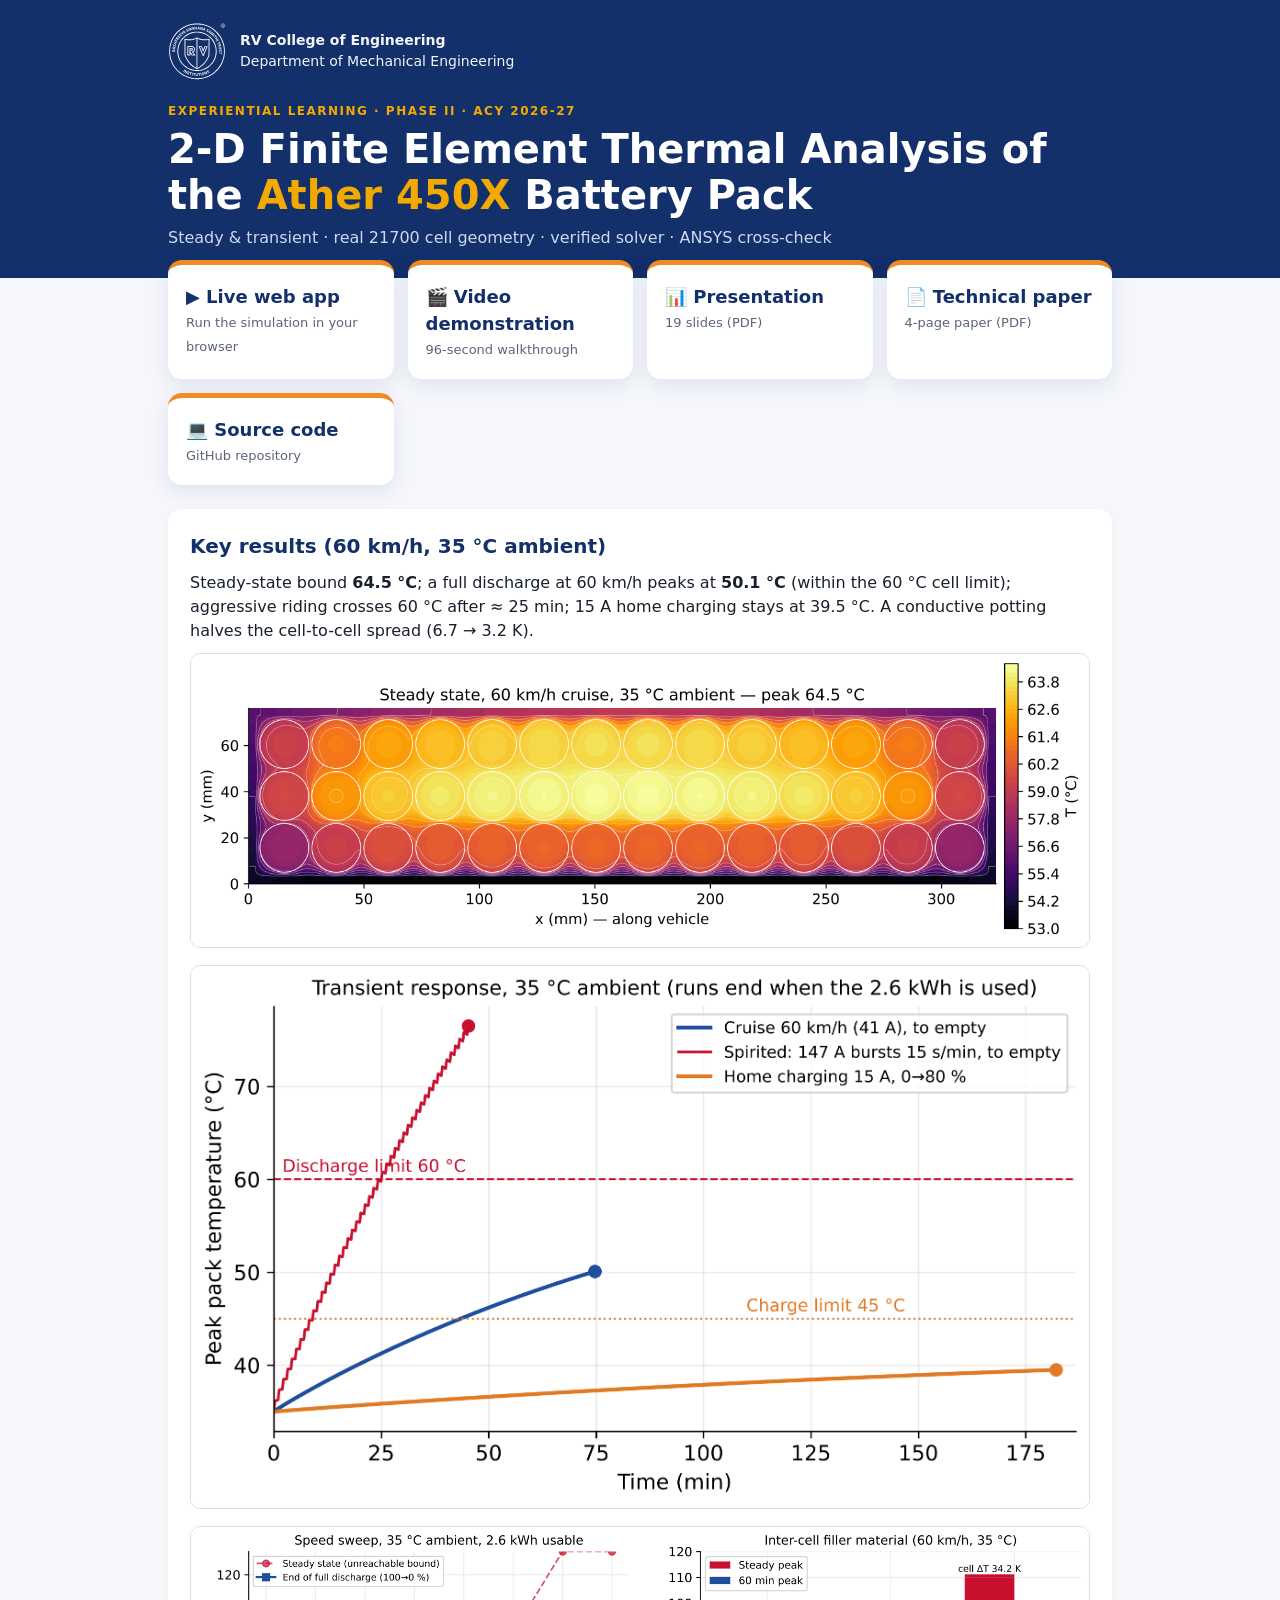
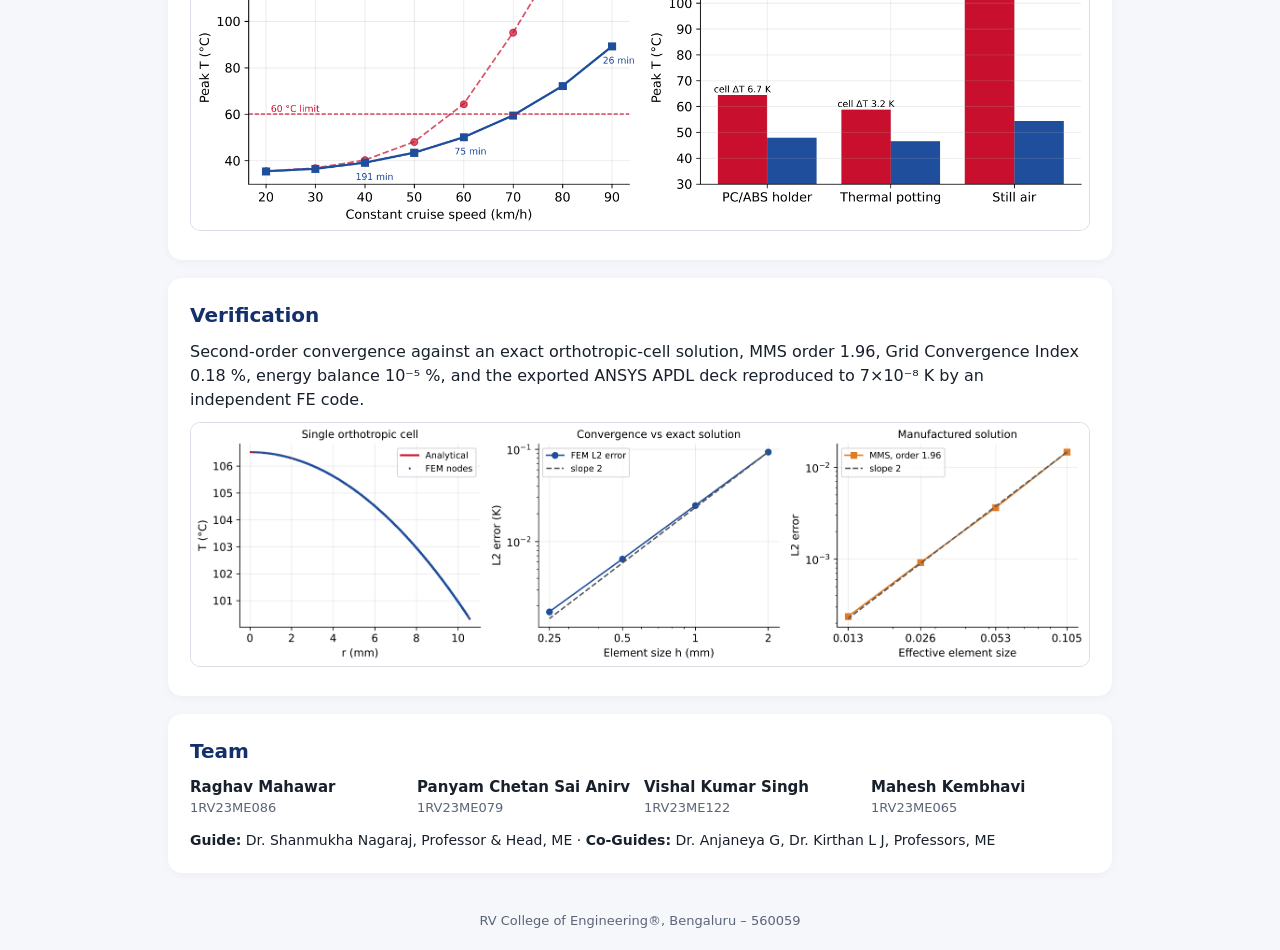
<file: docs/index.html>
<!DOCTYPE html><html lang="en"><head><meta charset="utf-8"><meta name="viewport" content="width=device-width,initial-scale=1">
<title>Ather 450X Battery Thermal FEA · RVCE</title><link rel="stylesheet" href="style.css"></head><body>
<header><div class="wrap">
<div class="inst"><img src="assets/rvce_logo_white.svg" alt="RVCE logo"><div><b>RV College of Engineering</b><br>Department of Mechanical Engineering</div></div>
<div class="tag">EXPERIENTIAL LEARNING · PHASE II · ACY 2026-27</div>
<h1>2-D Finite Element Thermal Analysis of the <span>Ather 450X</span> Battery Pack</h1>
<p class="sub">Steady &amp; transient · real 21700 cell geometry · verified solver · ANSYS cross-check</p>
</div></header>
<div class="wrap">
<div class="grid">
 <a class="btn" href="app.html"><b>▶ Live web app</b><span>Run the simulation in your browser</span></a>
 <a class="btn" href="video.html"><b>🎬 Video demonstration</b><span>96-second walkthrough</span></a>
 <a class="btn" href="slides.pdf"><b>📊 Presentation</b><span>19 slides (PDF)</span></a>
 <a class="btn" href="paper.pdf"><b>📄 Technical paper</b><span>4-page paper (PDF)</span></a>
 <a class="btn" href="https://github.com/fak3eer/ather450x-battery-thermal-fea"><b>💻 Source code</b><span>GitHub repository</span></a>
</div>
<section><h2>Key results (60 km/h, 35 °C ambient)</h2>
<p>Steady-state bound <b>64.5 °C</b>; a full discharge at 60 km/h peaks at <b>50.1 °C</b> (within the 60 °C cell limit); aggressive riding crosses 60 °C after ≈ 25 min; 15 A home charging stays at 39.5 °C. A conductive potting halves the cell-to-cell spread (6.7 → 3.2 K).</p>
<img class="fig" src="assets/steady_contour.png" alt="Steady temperature field"><img class="fig" src="assets/transient.png" alt="Transient"><img class="fig" src="assets/parametric.png" alt="Parametric study"></section>
<section><h2>Verification</h2><p>Second-order convergence against an exact orthotropic-cell solution, MMS order 1.96, Grid Convergence Index 0.18 %, energy balance 10⁻⁵ %, and the exported ANSYS APDL deck reproduced to 7×10⁻⁸ K by an independent FE code.</p>
<img class="fig" src="assets/verification.png" alt="Verification"></section>
<section><h2>Team</h2><div class="team">
<div><b>Raghav Mahawar</b><span>1RV23ME086</span></div><div><b>Panyam Chetan Sai Anirv</b><span>1RV23ME079</span></div>
<div><b>Vishal Kumar Singh</b><span>1RV23ME122</span></div><div><b>Mahesh Kembhavi</b><span>1RV23ME065</span></div></div>
<p style="margin-top:12px;font-size:14px"><b>Guide:</b> Dr. Shanmukha Nagaraj, Professor &amp; Head, ME · <b>Co-Guides:</b> Dr. Anjaneya G, Dr. Kirthan L J, Professors, ME</p></section>
</div><footer>RV College of Engineering®, Bengaluru – 560059</footer></body></html>
</file>
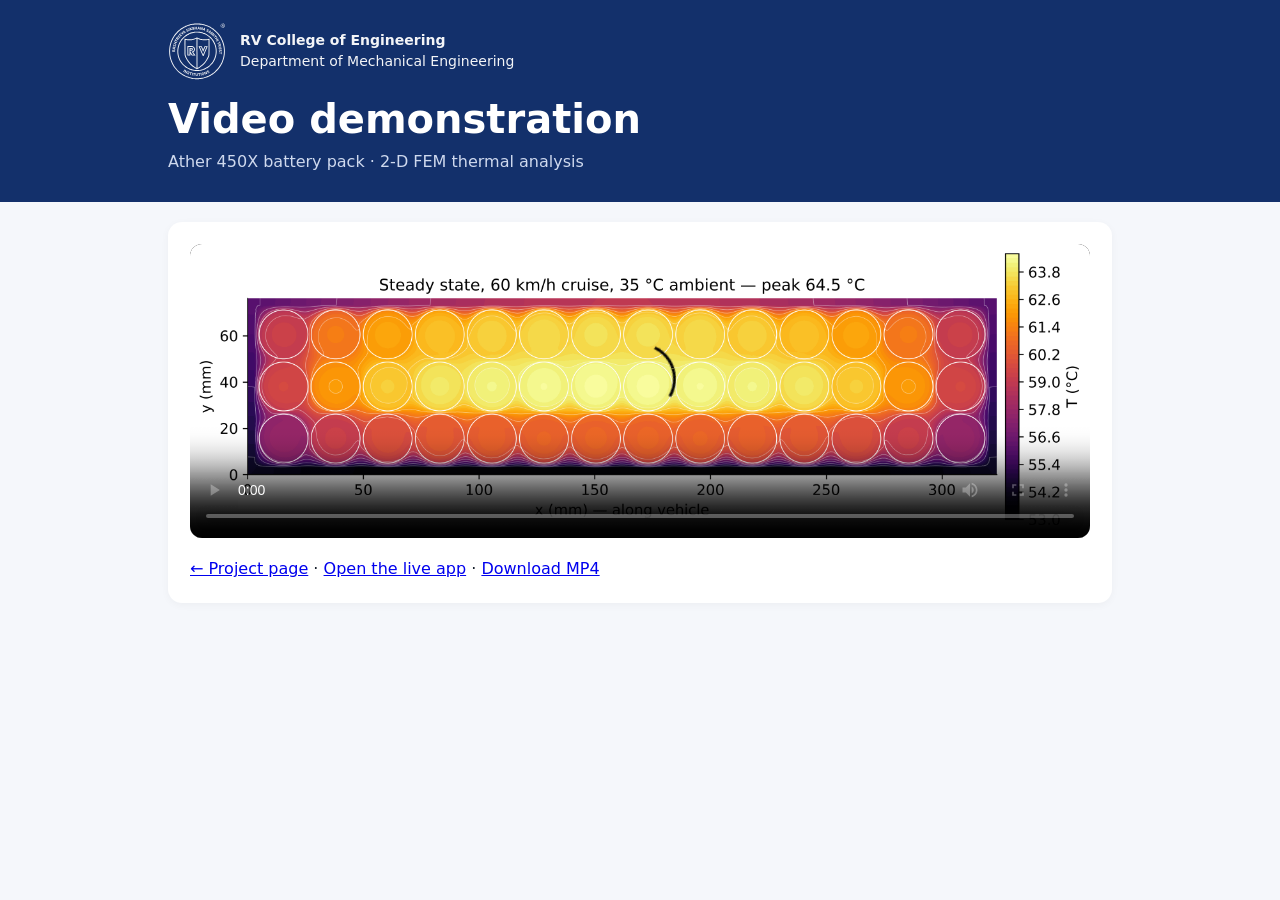
<file: docs/video.html>
<!DOCTYPE html><html lang="en"><head><meta charset="utf-8"><meta name="viewport" content="width=device-width,initial-scale=1">
<title>Video demonstration · Ather 450X Battery Thermal FEA</title><link rel="stylesheet" href="style.css"></head><body>
<header><div class="wrap"><div class="inst"><img src="assets/rvce_logo_white.svg" alt="RVCE logo"><div><b>RV College of Engineering</b><br>Department of Mechanical Engineering</div></div>
<h1 style="margin-top:16px">Video demonstration</h1><p class="sub">Ather 450X battery pack · 2-D FEM thermal analysis</p></div></header>
<div class="wrap" style="margin-top:20px"><section><video src="demo.mp4" controls playsinline preload="metadata" poster="assets/steady_contour.png"></video>
<p style="margin-top:12px"><a href="index.html">← Project page</a> · <a href="app.html">Open the live app</a> · <a href="demo.mp4" download>Download MP4</a></p></section></div></body></html>
</file>
<file: docs/style.css>
*{box-sizing:border-box;margin:0;padding:0}
body{font-family:Inter,system-ui,-apple-system,Segoe UI,Roboto,sans-serif;color:#18202c;background:#f5f7fb;line-height:1.5}
header{background:#13306b;color:#fff;padding:22px 20px 28px}
.wrap{max-width:980px;margin:0 auto;padding:0 18px}
.inst{display:flex;gap:14px;align-items:center;font-size:14px;opacity:.95}.inst img{height:58px}
.tag{color:#f2a900;font-weight:700;font-size:12px;letter-spacing:1.5px;margin-top:22px}
h1{font-size:clamp(24px,5vw,40px);line-height:1.15;margin-top:6px}h1 span{color:#f2a900}
.sub{color:#cfd9ee;margin-top:8px}
.grid{display:grid;grid-template-columns:repeat(auto-fit,minmax(210px,1fr));gap:14px;margin:-18px auto 24px}
.btn{display:block;background:#fff;border-radius:14px;padding:18px;text-decoration:none;color:#13306b;box-shadow:0 6px 20px rgba(19,48,107,.10);border-top:5px solid #f08a24}
.btn b{display:block;font-size:18px}.btn span{font-size:13px;color:#5b6576}
section{background:#fff;border-radius:14px;padding:22px;margin-bottom:18px;box-shadow:0 2px 8px rgba(0,0,0,.04)}
h2{color:#13306b;font-size:20px;margin-bottom:10px}
img.fig{width:100%;border-radius:10px;border:1px solid #d9dee7;margin-top:10px}
.team{display:grid;grid-template-columns:repeat(auto-fit,minmax(200px,1fr));gap:8px;font-size:15px}.team span{color:#5b6576;font-size:13px;display:block}
footer{text-align:center;color:#5b6576;font-size:13px;padding:20px}
video{width:100%;border-radius:12px;background:#000}
</file>
